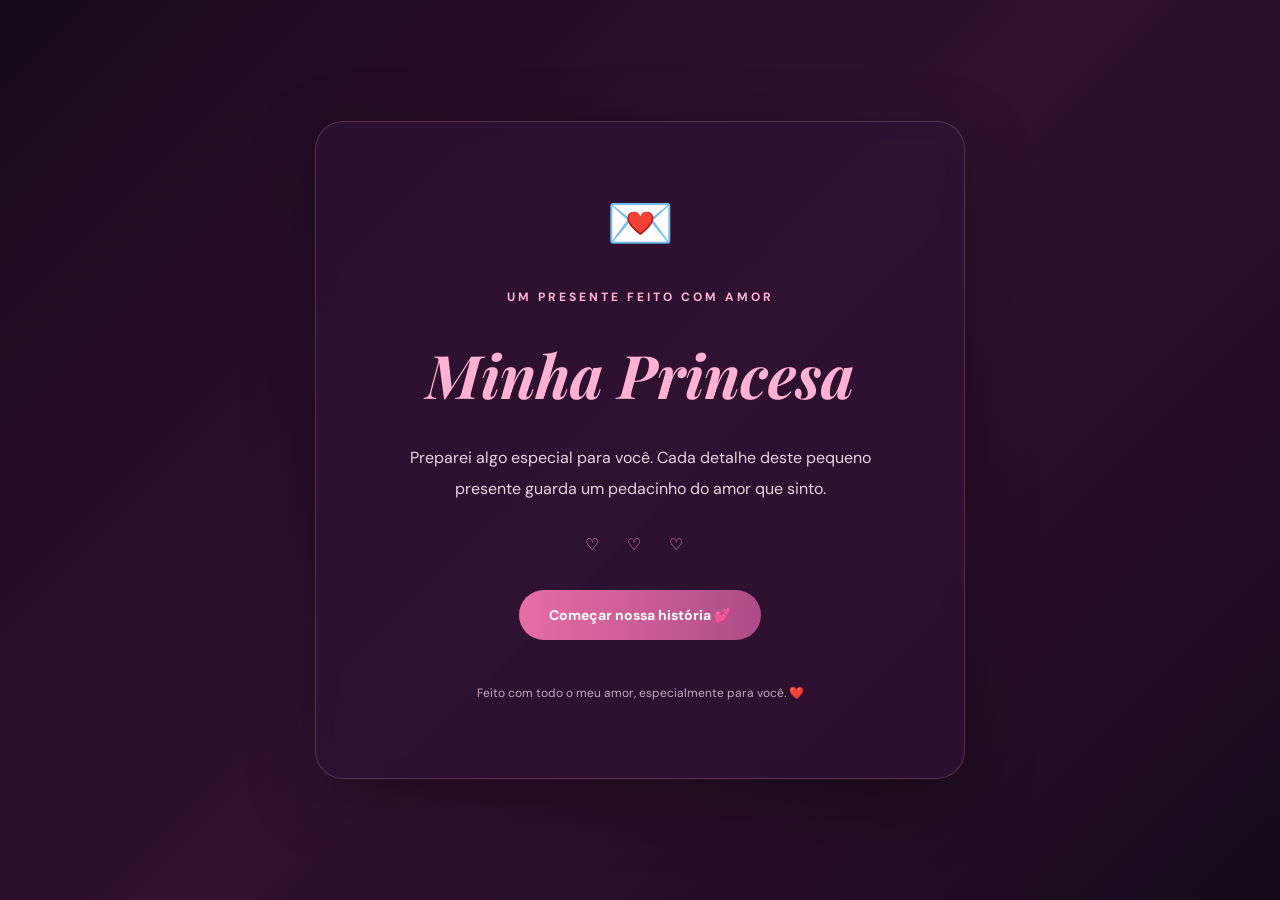
<file: index.html>
﻿<!DOCTYPE html>
<html lang="pt-BR">
<head>
<meta charset="UTF-8">
<meta name="viewport" content="width=device-width, initial-scale=1.0">
<title>Minha Princesa ❤️</title>

<style>
html, body {
  margin: 0;
  width: 100%;
  height: 100%;
  overflow: hidden;
  background: #18091c;
}

iframe {
  display: block;
  width: 100%;
  height: 100%;
  border: 0;
}
</style>
</head>

<body>

<iframe
  src="site.html"
  title="Nossa historia de amor"
  allow="autoplay">
</iframe>

</body>
</html>
</file>
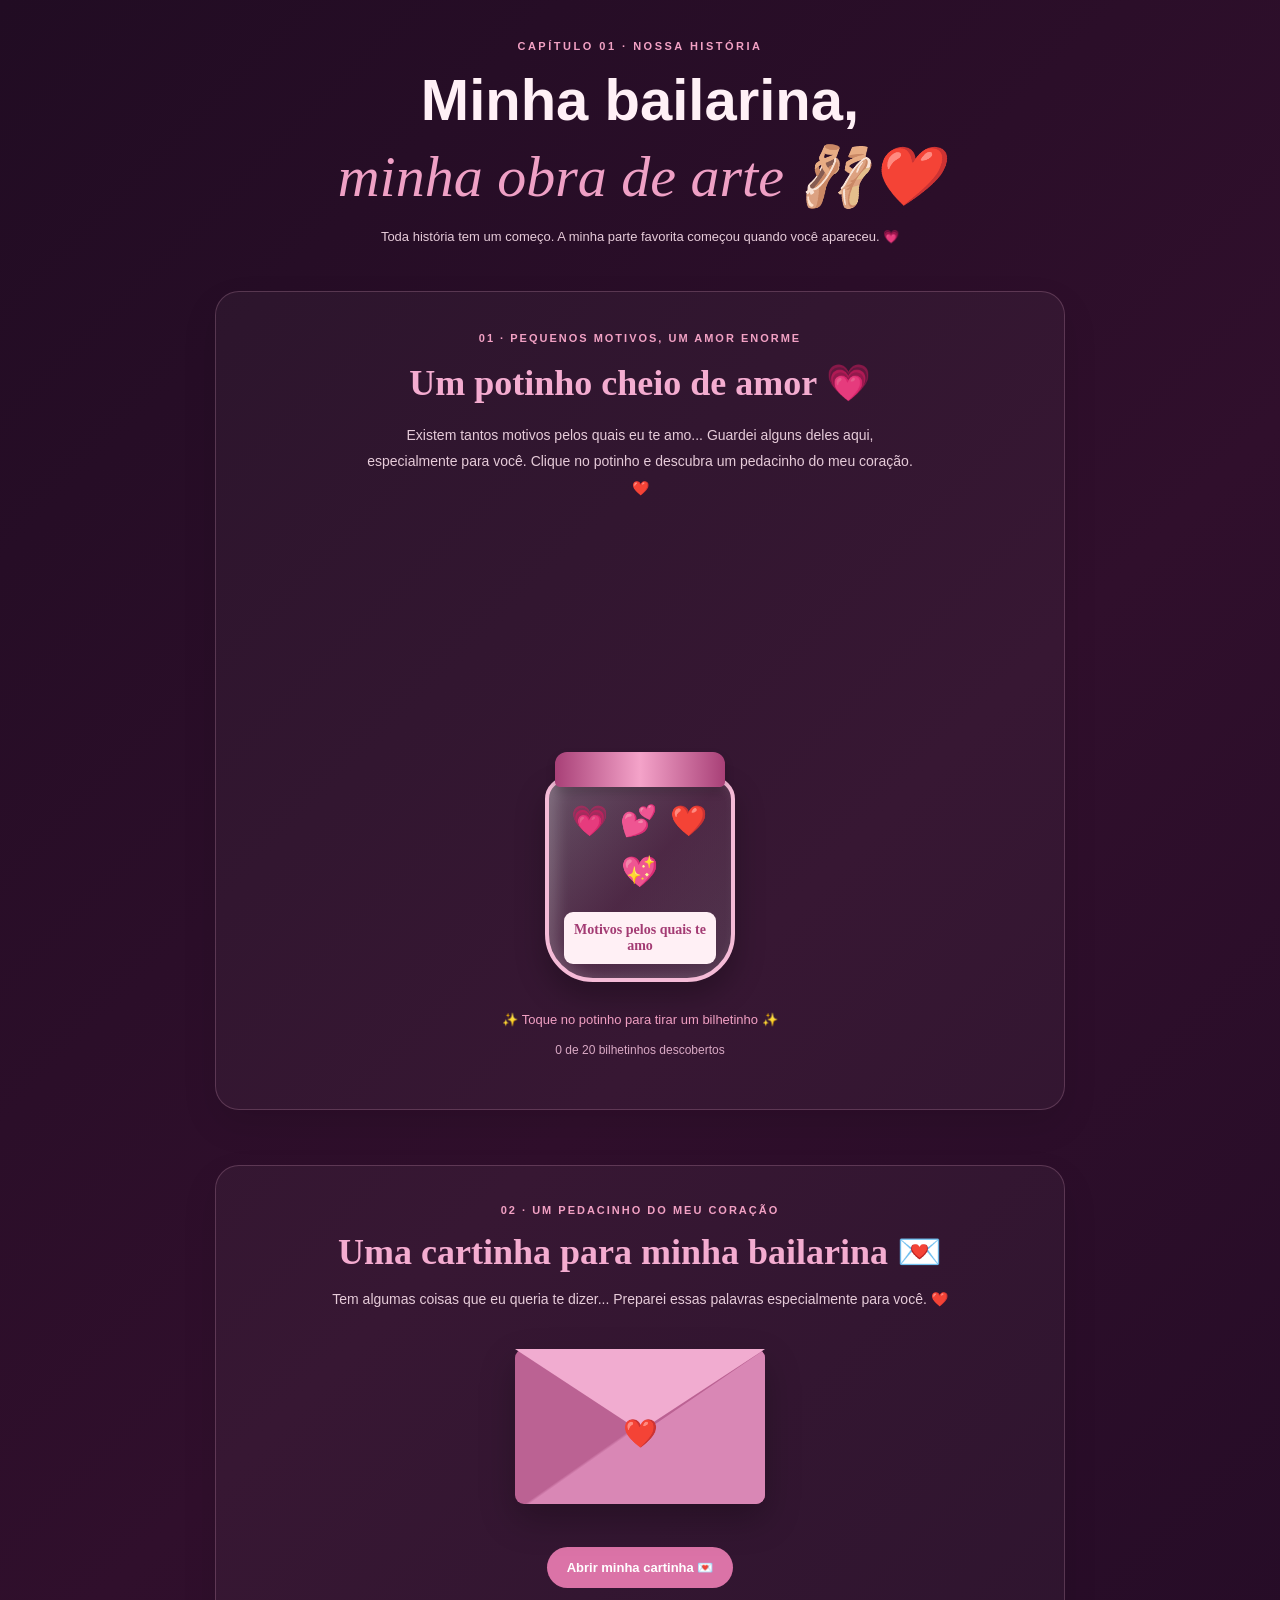
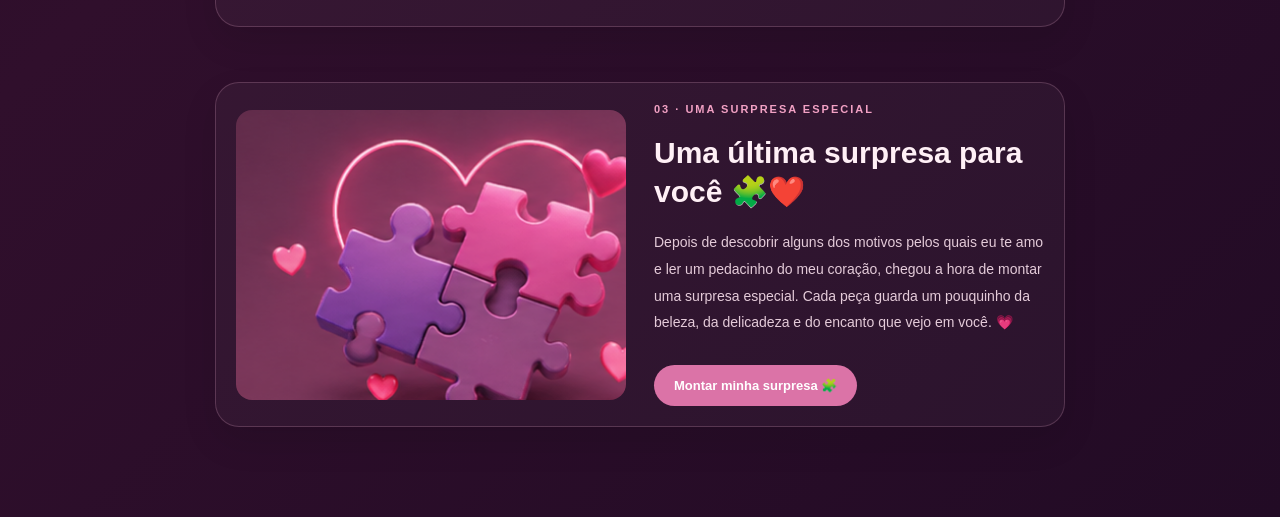
<file: historia.html>
﻿
<!DOCTYPE html>
<html lang="pt-BR">
<head>
  <meta charset="UTF-8">
  <meta name="viewport" content="width=device-width, initial-scale=1.0">

  <title>Minha Bailarina ❤️</title>

  <link rel="stylesheet" href="historia.css">
  <script src="navegacao.js" defer></script>

  <style>
    * {
      box-sizing: border-box;
    }

    html {
      scroll-behavior: smooth;
    }

    body {
      margin: 0;
      min-height: 100vh;
      overflow-x: hidden;
      background: linear-gradient(
        135deg,
        #210c23,
        #300f2c,
        #220b25
      );
      color: #fff0f6;
      font-family: Arial, Helvetica, sans-serif;
    }

    button, a {
      -webkit-tap-highlight-color: transparent;
    }

    button:focus-visible,
    a:focus-visible {
      outline: 3px solid #ffd0e7;
      outline-offset: 4px;
    }

    .container {
      width: min(100% - 32px, 850px);
      margin: 0 auto;
      padding: 40px 0 90px;
      position: relative;
      z-index: 1;
    }

    /* CABEÇALHO */

    .cabecalho {
      text-align: center;
      margin-bottom: 42px;
    }

    .capitulo {
      color: #f2a1c4;
      font-size: 11px;
      font-weight: bold;
      letter-spacing: 2.5px;
    }

    .cabecalho h1 {
      margin: 15px 0;
      font-size: clamp(38px, 6vw, 58px);
      line-height: 1.15;
    }

    .cabecalho h1 span {
      display: block;
      margin-top: 10px;
      color: #efa0c5;
      font-family: Georgia, serif;
      font-style: italic;
      font-weight: normal;
    }

    .introducao {
      color: #e6cbd9;
      font-size: 13px;
      line-height: 1.8;
    }

    /* SEÇÕES */

    .etapa {
      color: #f2a1c4;
      font-size: 11px;
      font-weight: bold;
      letter-spacing: 2px;
      text-transform: uppercase;
    }

    .cartao,
    .secao-potinho,
    .secao-carta {
      border: 1px solid rgba(255, 190, 220, .2);
      border-radius: 24px;
      background: rgba(255, 255, 255, .035);
      box-shadow: 0 15px 35px rgba(0, 0, 0, .1);
    }

    /* BOTÕES */

    .botao-jogo,
    .botao-carta {
      display: inline-block;
      margin-top: 15px;
      padding: 13px 20px;
      border: none;
      border-radius: 30px;
      background: #db73a7;
      color: white;
      font-family: inherit;
      font-size: 13px;
      font-weight: bold;
      text-decoration: none;
      cursor: pointer;
      transition: background .3s, transform .3s;
    }

    .botao-jogo:hover,
    .botao-carta:hover {
      background: #ee8ebc;
      transform: translateY(-2px);
    }

    /* POTINHO DO AMOR */

    .secao-potinho {
      padding: 40px 20px;
      text-align: center;
    }

    .secao-potinho h2 {
      font-family: Georgia, serif;
      font-size: clamp(26px, 4vw, 36px);
      color: #f4acd0;
      margin: 18px 0;
    }

    .descricao-potinho {
      max-width: 550px;
      margin: 0 auto;
      color: #e6cbd9;
      font-size: 14px;
      line-height: 1.9;
    }

    .area-potinho {
      position: relative;
      width: 100%;
      height: 480px;
      margin: 15px auto 0;
      display: flex;
      justify-content: center;
      align-items: flex-end;
      isolation: isolate;
    }

    .potinho {
      position: relative;
      display: block;
      width: 220px;
      height: 230px;
      margin: 0 0 15px;
      padding: 0;
      border: 0;
      background: transparent;
      cursor: pointer;
      z-index: 2;
      transform-origin: center bottom;
      transition: transform .3s ease;
    }

    .potinho:hover {
      transform: rotate(-3deg) scale(1.04);
    }

    .potinho.animando {
      animation: balancarPote .65s ease;
    }

    .tampa-potinho {
      position: absolute;
      top: 0;
      left: 25px;
      width: 170px;
      height: 35px;
      border-radius: 12px 12px 5px 5px;
      background: linear-gradient(
        90deg,
        #a84077,
        #f4a3c9,
        #a84077
      );
      box-shadow: 0 5px 10px #0003;
      z-index: 5;
      transform-origin: 20px center;
      transition: transform .5s ease;
    }

    .potinho.aberto .tampa-potinho {
      transform: translate(-24px, -38px) rotate(-18deg);
    }

    .vidro-potinho {
      position: absolute;
      left: 15px;
      bottom: 0;
      width: 190px;
      height: 205px;
      display: flex;
      flex-direction: column;
      justify-content: center;
      align-items: center;
      padding: 15px;
      border: 4px solid #f5bbd7;
      border-radius: 22px 22px 48px 48px;
      background: linear-gradient(
        130deg,
        #ffffff40,
        #f5a4cb20,
        #ffffff20
      );
      box-shadow:
        inset 8px 0 15px #ffffff30,
        0 15px 30px #0004;
    }

    .coracoes-potinho {
      font-size: 30px;
      line-height: 1.7;
      letter-spacing: 2px;
    }

    .rotulo-potinho {
      margin-top: 15px;
      padding: 10px;
      border-radius: 9px;
      background: #fff0f5;
      color: #a33b73;
      font-family: Georgia, serif;
      font-size: 14px;
      font-weight: bold;
    }

    @keyframes balancarPote {
      0%, 100% { transform: rotate(0); }
      25% { transform: rotate(-5deg); }
      50% { transform: rotate(5deg); }
      75% { transform: rotate(-3deg); }
    }

    /* BILHETE QUE SAI E ABRE ACIMA DO POTE */

    .bilhete-flutuante {
      position: absolute;
      left: 50%;
      bottom: 150px;
      width: min(90%, 370px);
      min-height: 145px;
      padding: 25px 22px;
      border: 1px solid #e8b5ca;
      border-radius: 10px;
      background:
        repeating-linear-gradient(
          to bottom,
          transparent 0,
          transparent 30px,
          #e7cbd830 31px
        ),
        #fff0f5;
      color: #913b69;
      font-family: Georgia, serif;
      font-size: 17px;
      line-height: 1.6;
      box-shadow: 0 15px 40px #0004;
      opacity: 0;
      visibility: hidden;
      z-index: 4;
      pointer-events: none;
      transform:
        translate(-50%, 0)
        scale(.12, .15)
        rotate(-8deg);
      transform-origin: center bottom;
    }

    .bilhete-flutuante::before {
      content: "💌";
      position: absolute;
      top: -17px;
      left: 50%;
      transform: translateX(-50%);
      font-size: 25px;
    }

    .bilhete-flutuante.saindo {
      visibility: visible;
      animation: sairEAbrir 1.5s ease forwards;
    }

    .bilhete-flutuante.aberto {
      visibility: visible;
      opacity: 1;
      transform:
        translate(-50%, -185px)
        scale(1)
        rotate(-2deg);
    }

    .bilhete-flutuante.guardando {
      visibility: visible;
      animation: guardarBilhete .65s ease forwards;
    }

    .texto-bilhete {
      display: block;
      opacity: 0;
      transition: opacity .35s ease;
    }

    .bilhete-flutuante.aberto .texto-bilhete {
      opacity: 1;
    }

    @keyframes sairEAbrir {
      0% {
        opacity: 0;
        transform:
          translate(-50%, 0)
          scale(.12, .15)
          rotate(-8deg);
      }

      15% {
        opacity: 1;
      }

      45% {
        opacity: 1;
        transform:
          translate(-50%, -130px)
          scale(.18, .3)
          rotate(12deg);
      }

      75% {
        opacity: 1;
        transform:
          translate(-50%, -195px)
          scale(.8, .85)
          rotate(-4deg);
      }

      100% {
        opacity: 1;
        transform:
          translate(-50%, -185px)
          scale(1)
          rotate(-2deg);
      }
    }

    @keyframes guardarBilhete {
      from {
        opacity: 1;
        transform:
          translate(-50%, -185px)
          scale(1)
          rotate(-2deg);
      }

      65% {
        opacity: 1;
        transform:
          translate(-50%, -100px)
          scale(.18, .3)
          rotate(8deg);
      }

      to {
        opacity: 0;
        transform:
          translate(-50%, 0)
          scale(.12, .15)
          rotate(0);
      }
    }

    .instrucao-potinho {
      color: #f2a1c4;
      font-size: 13px;
      margin: 15px 0 0;
    }

    .contador-bilhetes {
      color: #d9a9c4;
      font-size: 12px;
      margin-top: 16px;
    }

    /* CARTINHA SURPRESA */

    .secao-carta {
      margin-top: 55px;
      padding: 38px 20px;
      text-align: center;
    }

    .secao-carta h2 {
      font-family: Georgia, serif;
      font-size: clamp(25px, 4vw, 36px);
      color: #f4acd0;
      margin: 15px 0;
    }

    .secao-carta .descricao {
      color: #e6cbd9;
      font-size: 14px;
      line-height: 1.7;
    }

    /* ENVELOPE */

    .envelope {
      position: relative;
      display: block;
      width: 250px;
      height: 155px;
      margin: 38px auto 28px;
      padding: 0;
      border: 0;
      background: #bb6293;
      border-radius: 9px;
      box-shadow: 0 15px 35px rgba(0, 0, 0, .25);
      cursor: pointer;
      transition: transform .4s ease;
    }

    .envelope:hover {
      transform: translateY(-7px);
    }

    .envelope::before {
      content: "";
      position: absolute;
      left: 0;
      top: 0;
      width: 0;
      height: 0;
      border-left: 125px solid transparent;
      border-right: 125px solid transparent;
      border-top: 82px solid #f1acd0;
      z-index: 2;
      transform-origin: top;
      transition: transform .7s ease;
    }

    .envelope::after {
      content: "";
      position: absolute;
      inset: 0;
      background: linear-gradient(
        145deg,
        transparent 49%,
        #d987b5 50%
      );
      clip-path: polygon(
        0 0,
        50% 55%,
        100% 0,
        100% 100%,
        0 100%
      );
      border-radius: 9px;
      z-index: 1;
    }

    .selo {
      position: absolute;
      top: 68px;
      left: 50%;
      transform: translateX(-50%);
      z-index: 3;
      font-size: 28px;
    }

    .envelope.aberto::before {
      transform: rotateX(180deg);
    }

    /* CONTEÚDO DA CARTA */

    .carta {
      display: none;
      max-width: 650px;
      margin: 30px auto 0;
      padding: 30px;
      border-radius: 18px;
      background: #fff1f6;
      color: #57283e;
      text-align: left;
      box-shadow: 0 20px 50px rgba(0, 0, 0, .2);
      animation: aparecer .8s ease both;
    }

    .carta.visivel {
      display: block;
    }

    .carta h3 {
      font-family: Georgia, serif;
      color: #a93f77;
      font-size: 27px;
      text-align: center;
      margin: 0 0 25px;
    }

    .carta p {
      font-family: Georgia, serif;
      font-size: 16px;
      line-height: 1.9;
      margin-bottom: 18px;
    }

    .assinatura {
      text-align: center;
      color: #a93f77;
      font-weight: bold;
      font-size: 18px;
      margin-top: 28px;
    }

    .fechar-carta {
      display: block;
      margin: 25px auto 0;
      padding: 11px 22px;
      background: #b95e91;
      border: none;
      border-radius: 25px;
      color: white;
      cursor: pointer;
    }

    .fechar-carta:hover {
      background: #d277a6;
    }

    @keyframes aparecer {
      from {
        opacity: 0;
        transform: translateY(25px) scale(.97);
      }

      to {
        opacity: 1;
        transform: translateY(0) scale(1);
      }
    }

    /* QUEBRA-CABEÇA FINAL */

    .cartao {
      display: grid;
      grid-template-columns: 1fr 1fr;
      align-items: center;
      gap: 28px;
      margin-top: 55px;
      padding: 20px;
    }

    .imagem-jogo {
      display: block;
      overflow: hidden;
      border-radius: 16px;
      background: linear-gradient(
        135deg,
        #783456,
        #b45485
      );
      text-decoration: none;
      transition: transform .3s ease;
    }

    .imagem-jogo:hover {
      transform: translateY(-5px);
    }

    .imagem-jogo img {
      display: block;
      width: 100%;
      height: 290px;
      object-fit: cover;
    }

    .conteudo h2 {
      margin: 18px 0;
      font-size: clamp(23px, 3vw, 30px);
      line-height: 1.3;
    }

    .conteudo p {
      color: #e4cbd9;
      font-size: 14px;
      line-height: 1.9;
    }

    /* RESPONSIVIDADE */

    @media (max-width: 650px) {
      .container {
        padding-top: 30px;
      }

      .cartao {
        grid-template-columns: 1fr;
      }

      .imagem-jogo img {
        height: auto;
        aspect-ratio: 1.15;
      }

      .conteudo {
        padding: 10px 5px;
      }

      .secao-potinho,
      .secao-carta {
        padding: 30px 15px;
      }

      .area-potinho {
        height: 440px;
      }

      .bilhete-flutuante {
        width: min(94%, 330px);
        padding: 22px 16px;
        font-size: 15px;
      }

      .carta {
        padding: 23px 20px;
      }

      .carta p {
        font-size: 15px;
      }
    }

    @media (prefers-reduced-motion: reduce) {
      html {
        scroll-behavior: auto;
      }

      *,
      *::before,
      *::after {
        animation-duration: .01ms !important;
        transition-duration: .01ms !important;
      }
    }
  </style>
</head>

<body>

  <main class="container">

    <!-- TÍTULO PRINCIPAL -->

    <header class="cabecalho">

      <div class="capitulo">
        CAPÍTULO 01 · NOSSA HISTÓRIA
      </div>

      <h1>
        Minha bailarina,
        <span>minha obra de arte 🩰❤️</span>
      </h1>

      <p class="introducao">
        Toda história tem um começo.
        A minha parte favorita começou
        quando você apareceu. 💗
      </p>

    </header>

    <!-- 01: POTINHO DOS MOTIVOS -->

    <section class="secao-potinho">

      <div class="etapa">
        01 · PEQUENOS MOTIVOS, UM AMOR ENORME
      </div>

      <h2>Um potinho cheio de amor 💗</h2>

      <p class="descricao-potinho">
        Existem tantos motivos pelos quais eu te amo...
        Guardei alguns deles aqui, especialmente
        para você. Clique no potinho e descubra
        um pedacinho do meu coração. ❤️
      </p>

      <div class="area-potinho">

        <!-- O PAPEL ABRE ACIMA DO POTE -->

        <div
          class="bilhete-flutuante"
          id="bilheteFlutuante"
          role="status"
          aria-live="polite"
        >
          <span class="texto-bilhete" id="textoBilhete"></span>
        </div>

        <!-- POTINHO CLICÁVEL -->

        <button
          class="potinho"
          id="potinho"
          type="button"
          aria-label="Retirar um bilhetinho de amor"
        >
          <span class="tampa-potinho"></span>

          <span class="vidro-potinho">

            <span class="coracoes-potinho">
              💗 💕 ❤️ 💖
            </span>

            <span class="rotulo-potinho">
              Motivos pelos quais te amo
            </span>

          </span>
        </button>

      </div>

      <p class="instrucao-potinho">
        ✨ Toque no potinho para tirar um bilhetinho ✨
      </p>

      <p class="contador-bilhetes" id="contadorBilhetes">
        0 de 20 bilhetinhos descobertos
      </p>

    </section>

    <!-- 02: CARTINHA SURPRESA -->

    <section class="secao-carta">

      <div class="etapa">
        02 · UM PEDACINHO DO MEU CORAÇÃO
      </div>

      <h2>Uma cartinha para minha bailarina 💌</h2>

      <p class="descricao">
        Tem algumas coisas que eu queria te dizer...
        Preparei essas palavras especialmente
        para você. ❤️
      </p>

      <button
        type="button"
        class="envelope"
        id="envelope"
        aria-label="Abrir cartinha"
        aria-controls="carta"
        aria-expanded="false"
      >
        <span class="selo">❤️</span>
      </button>

      <button
        type="button"
        class="botao-carta"
        id="botaoAbrir"
      >
        Abrir minha cartinha 💌
      </button>

      <article class="carta" id="carta">

        <h3>Minha Princesa ❤️</h3>

        <p>
          Pode ser que eu nunca consiga explicar
          toda a beleza e o amor que vejo em você.
          Mas, quando vejo você dançando, fazendo
          o que ama, fico muito feliz.
          Seus olhinhos ficam brilhando quando
          você está dançando, e isso é algo
          que admiro muito em você.
        </p>

        <p>
          Às vezes, você pensa em desistir,
          mas eu sempre vou ficar no seu pé
          para que continue, porque sei
          o quanto você ama tudo isso
          e sei que faz tudo por amor.
        </p>

        <p>
          Então, não desista disso nunca,
          meu amor. Continue dançando,
          realizando seus sonhos e fazendo
          aquilo que faz seus olhinhos brilharem.
        </p>

        <div class="assinatura">
          Eu te amo muito, minha bailarina! ❤️🩰
        </div>

        <button
          type="button"
          class="fechar-carta"
          id="fecharCarta"
        >
          Fechar cartinha ❤️
        </button>

      </article>

    </section>

    <!-- 03: QUEBRA-CABEÇA FINAL -->

    <section class="cartao">

      <a
        href="jogo.html"
        class="imagem-jogo"
        aria-label="Abrir quebra-cabeça"
      >
        <img
          src="imagens/ilustracao-quebra-cabeca.png"
          alt="Quebra-cabeça romântico"
        >
      </a>

      <div class="conteudo">

        <div class="etapa">
          03 · UMA SURPRESA ESPECIAL
        </div>

        <h2>Uma última surpresa para você 🧩❤️</h2>

        <p>
          Depois de descobrir alguns dos motivos
          pelos quais eu te amo e ler um pedacinho
          do meu coração, chegou a hora de
          montar uma surpresa especial.
          Cada peça guarda um pouquinho da beleza,
          da delicadeza e do encanto que vejo
          em você. 💗
        </p>

        <a href="jogo.html" class="botao-jogo">
          Montar minha surpresa 🧩
        </a>

      </div>

    </section>

  </main>

  <script>
    /* CARTINHA SURPRESA */

    const carta = document.getElementById("carta");
    const envelope = document.getElementById("envelope");
    const botaoAbrir = document.getElementById("botaoAbrir");
    const fecharCartaBotao =
      document.getElementById("fecharCarta");

    let tempoAbertura;
    let cartaAbrindo = false;

    function abrirCarta() {
      if (
        carta.classList.contains("visivel") ||
        cartaAbrindo
      ) {
        return;
      }

      cartaAbrindo = true;
      envelope.classList.add("aberto");
      envelope.setAttribute("aria-expanded", "true");

      clearTimeout(tempoAbertura);

      tempoAbertura = setTimeout(() => {
        carta.classList.add("visivel");
        botaoAbrir.style.display = "none";
        cartaAbrindo = false;

        carta.scrollIntoView({
          behavior: "smooth",
          block: "start"
        });
      }, 500);
    }

    function fecharCarta() {
      clearTimeout(tempoAbertura);
      cartaAbrindo = false;

      carta.classList.remove("visivel");
      envelope.classList.remove("aberto");
      envelope.setAttribute("aria-expanded", "false");

      botaoAbrir.style.display = "inline-block";
    }

    envelope.addEventListener("click", abrirCarta);
    botaoAbrir.addEventListener("click", abrirCarta);
    fecharCartaBotao.addEventListener("click", fecharCarta);

    /* POTINHO DOS MOTIVOS */

    const motivos = [
      "Porque o seu sorriso deixa meus dias mais bonitos. ❤️",
      "Porque seus olhinhos brilhando são uma das coisas mais lindas que já vi. 💗",
      "Porque amo ver você fazendo aquilo que ama. 🩰",
      "Porque você transforma momentos simples em lembranças especiais. 💕",
      "Porque sua felicidade também é a minha felicidade. ❤️",
      "Porque admiro sua dedicação e sua força. 🌷",
      "Porque até nos dias difíceis você continua sendo especial para mim. 💖",
      "Porque amo seu jeitinho de ser. 💗",
      "Porque você me faz sorrir sem nem perceber. 🥹",
      "Porque sou seu maior fã, dentro e fora dos palcos. 🩰",
      "Porque quero estar ao seu lado em cada conquista. ❤️",
      "Porque seu abraço é um dos meus lugares favoritos. 💕",
      "Porque admiro a forma como você corre atrás dos seus sonhos. ✨",
      "Porque você é minha pessoa favorita. 💗",
      "Porque amo ouvir você falando sobre o que te faz feliz. 🌸",
      "Porque você merece todo o amor e carinho do mundo. ❤️",
      "Porque quero aplaudir cada uma das suas vitórias. 🩰",
      "Porque cada momento com você tem um significado especial. 💖",
      "Porque você faz meu coração ficar quentinho. 💕",
      "Porque, entre tantas pessoas no mundo, meu coração escolheu você. ❤️"
    ];

    const potinho = document.getElementById("potinho");
    const bilhete = document.getElementById("bilheteFlutuante");
    const textoBilhete = document.getElementById("textoBilhete");
    const contador = document.getElementById("contadorBilhetes");

    const movimentoReduzido = window.matchMedia(
      "(prefers-reduced-motion: reduce)"
    );

    let motivosRestantes = motivos.map((_, i) => i);
    let motivosDescobertos = 0;
    let animacaoEmAndamento = false;
    let bilheteAberto = false;

    const esperar = ms => new Promise(
      resolve => setTimeout(resolve, ms)
    );

    function atualizarContador() {
      contador.textContent =
        motivosDescobertos + " de " +
        motivos.length + " bilhetinhos descobertos";

      if (motivosRestantes.length === 0) {
        contador.textContent =
          "Você descobriu todos os bilhetinhos! ❤️ " +
          "Toque novamente no potinho para recomeçar.";
      }
    }

    async function sortearMotivo() {
      if (animacaoEmAndamento) return;

      animacaoEmAndamento = true;
      potinho.disabled = true;

      const reduzido = movimentoReduzido.matches;

      // Guarda o bilhete anterior dentro do pote.
      if (bilheteAberto) {
        bilhete.classList.remove("aberto");
        bilhete.classList.add("guardando");

        if (!reduzido) {
          await esperar(650);
        }

        bilhete.classList.remove("guardando");
        bilheteAberto = false;
      }

      if (motivosRestantes.length === 0) {
        motivosRestantes = motivos.map((_, i) => i);
        motivosDescobertos = 0;
      }

      const sorteado = Math.floor(
        Math.random() * motivosRestantes.length
      );

      const indice = motivosRestantes.splice(
        sorteado, 1
      )[0];

      motivosDescobertos++;

      textoBilhete.textContent = "❤️ " + motivos[indice];

      // Abre a tampa do potinho.
      potinho.classList.add("aberto", "animando");

      if (!reduzido) {
        await esperar(350);
      }

      // O papel sai do pote e abre acima da tampa.
      bilhete.classList.remove("saindo", "aberto");
      void bilhete.offsetWidth;
      bilhete.classList.add("saindo");

      if (!reduzido) {
        await esperar(1500);
      }

      bilhete.classList.remove("saindo");
      bilhete.classList.add("aberto");

      bilheteAberto = true;
      atualizarContador();

      potinho.classList.remove("aberto", "animando");

      animacaoEmAndamento = false;
      potinho.disabled = false;
    }

    potinho.addEventListener("click", sortearMotivo);
  </script>

</body>
</html>
</file>
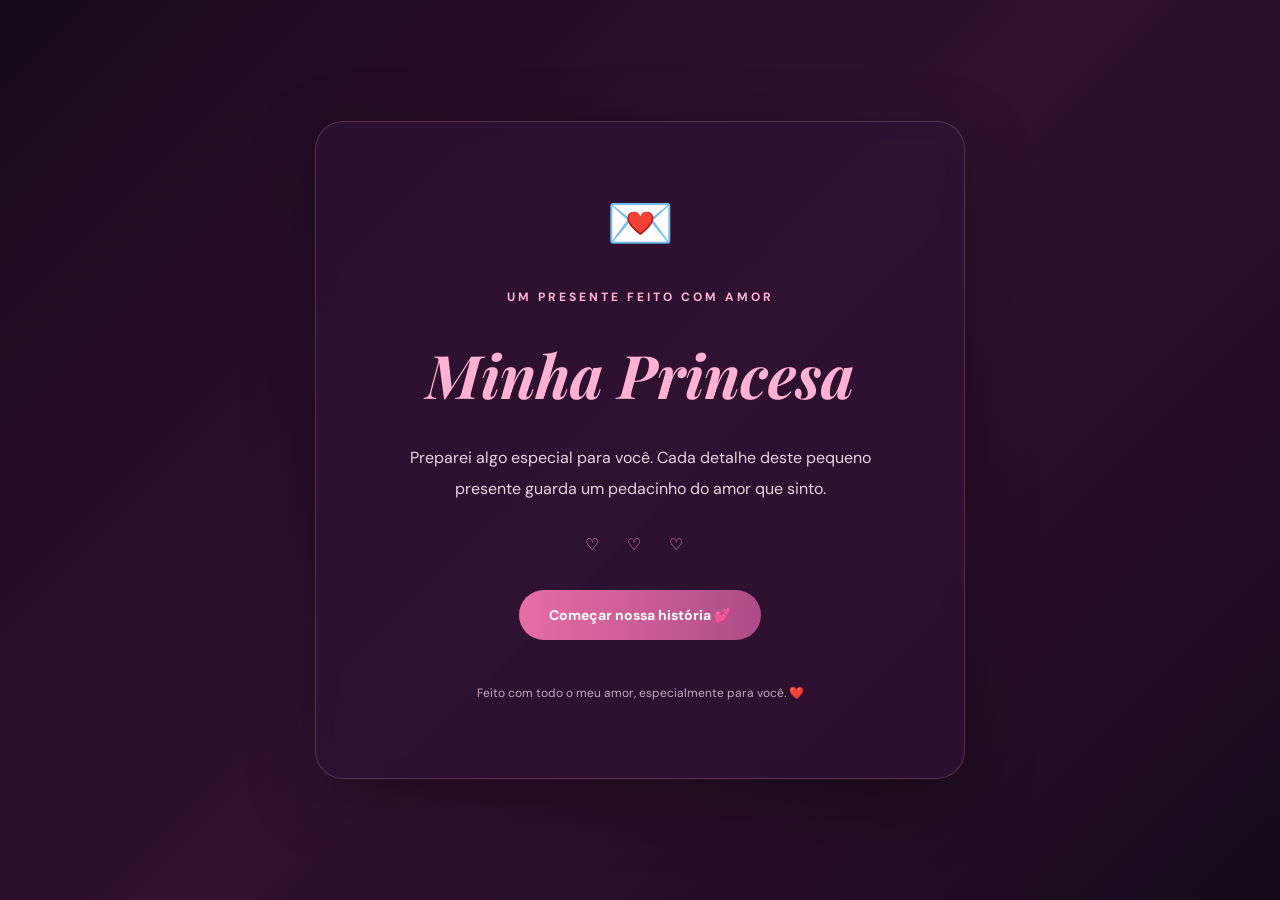
<file: inicio.html>
<!DOCTYPE html>
<html lang="pt-BR">
<head>
  <meta charset="UTF-8">
  <meta name="viewport" content="width=device-width, initial-scale=1.0">

  <title>Minha Princesa ❤️</title>

  <link rel="stylesheet" href="style.css">
  <script src="script.js" defer></script>
<script src="navegacao.js"></script></head>

<body>

  <div id="coracoes" aria-hidden="true"></div>

  <main class="pagina">
    <section class="cartao">

      <div class="icone-amor">💌</div>

      <p class="etiqueta">
        UM PRESENTE FEITO COM AMOR
      </p>

      <h1 class="titulo-principal">
        Minha Princesa
      </h1>

      <p class="descricao">
        Preparei algo especial para você.
        Cada detalhe deste pequeno presente
        guarda um pedacinho do amor que sinto.
      </p>

      <div class="divisor">♡ ♡ ♡</div>

      <a href="historia.html" class="botao">
        Começar nossa história 💕
      </a>

      <p class="rodape">
        Feito com todo o meu amor,
        especialmente para você. ❤️
      </p>

    </section>
  </main>

  <!-- Música de fundo, sem controles visíveis -->
  <audio
    id="musica-romantica"
    autoplay
    loop
    preload="auto">
    <source src="musicas/musica-nova.mp3" type="audio/mpeg">
  </audio>

</body>
</html>
</file>
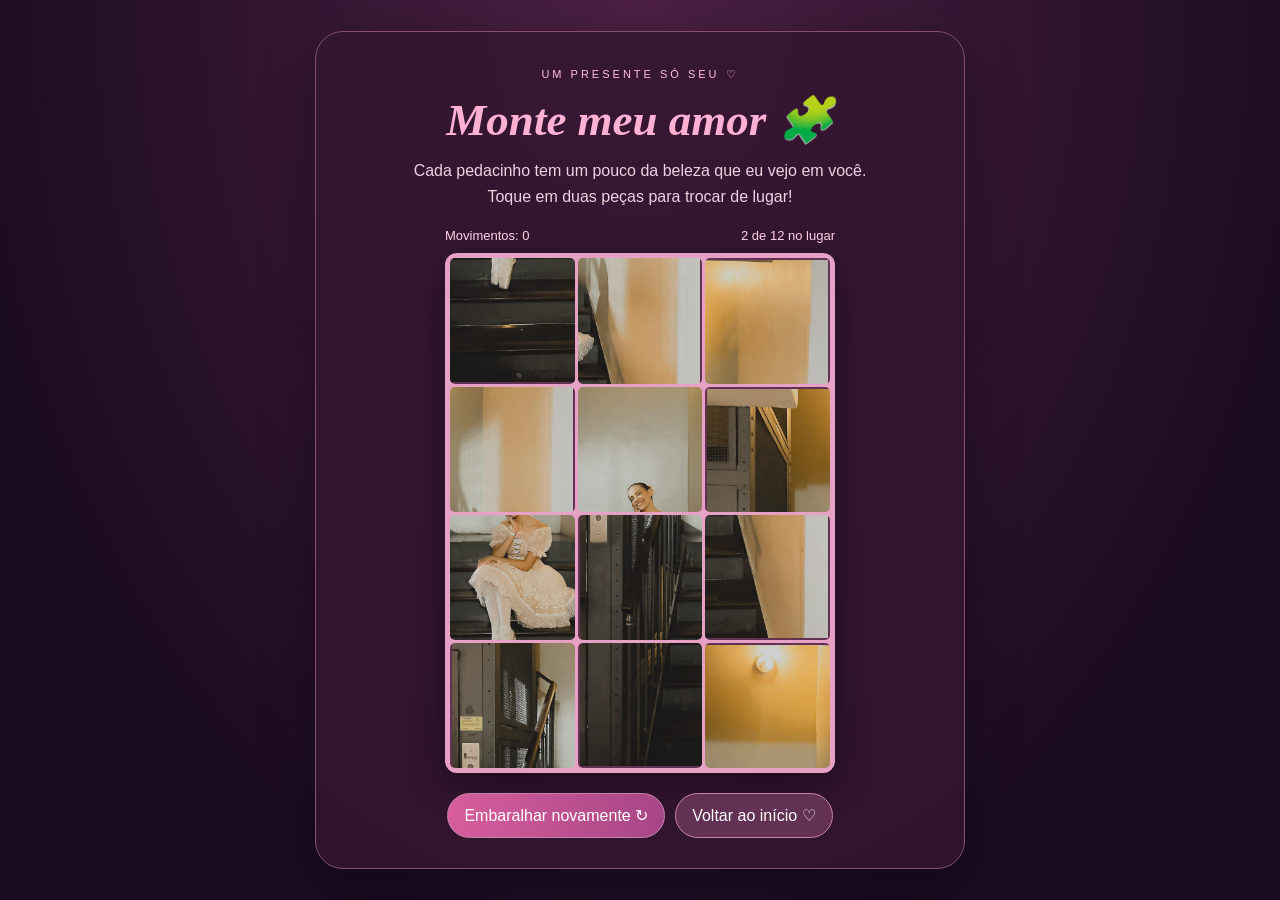
<file: jogo.html>
﻿<!doctype html>
<html lang="pt-BR"><head><meta charset="utf-8"><meta name="viewport" content="width=device-width,initial-scale=1"><title>Um pedacinho de nós ❤️</title><link rel="stylesheet" href="jogo.css"><script defer src="jogo.js"></script><script src="navegacao.js"></script></head>
<body><div id="hearts" aria-hidden="true"></div><main class="card"><p class="eyebrow">UM PRESENTE SÓ SEU ♡</p><h1>Monte meu amor 🧩</h1><p class="intro">Cada pedacinho tem um pouco da beleza que eu vejo em você. Toque em duas peças para trocar de lugar!</p><div class="info"><span id="moves">Movimentos: 0</span><span id="progress">0 de 12 no lugar</span></div><div id="board" class="board" role="group" aria-label="Quebra-cabeça de doze peças"></div><div class="actions"><button id="restart">Embaralhar novamente ↻</button><a href="index.html">Voltar ao início ♡</a></div><section id="win" class="win" hidden><div class="bigheart">❤️</div><h2>Você conseguiu, meu amor!</h2><img src="imagens/quebra-cabeca.png" alt="Foto completa" class="finished"><p>Você completou esse quebra-cabeça, mas foi você quem completou minha vida. Eu te amo! ❤️</p><a href="motivos.html" class="next">Continuar nossa história 💕</a></section></main></body></html>
</file>
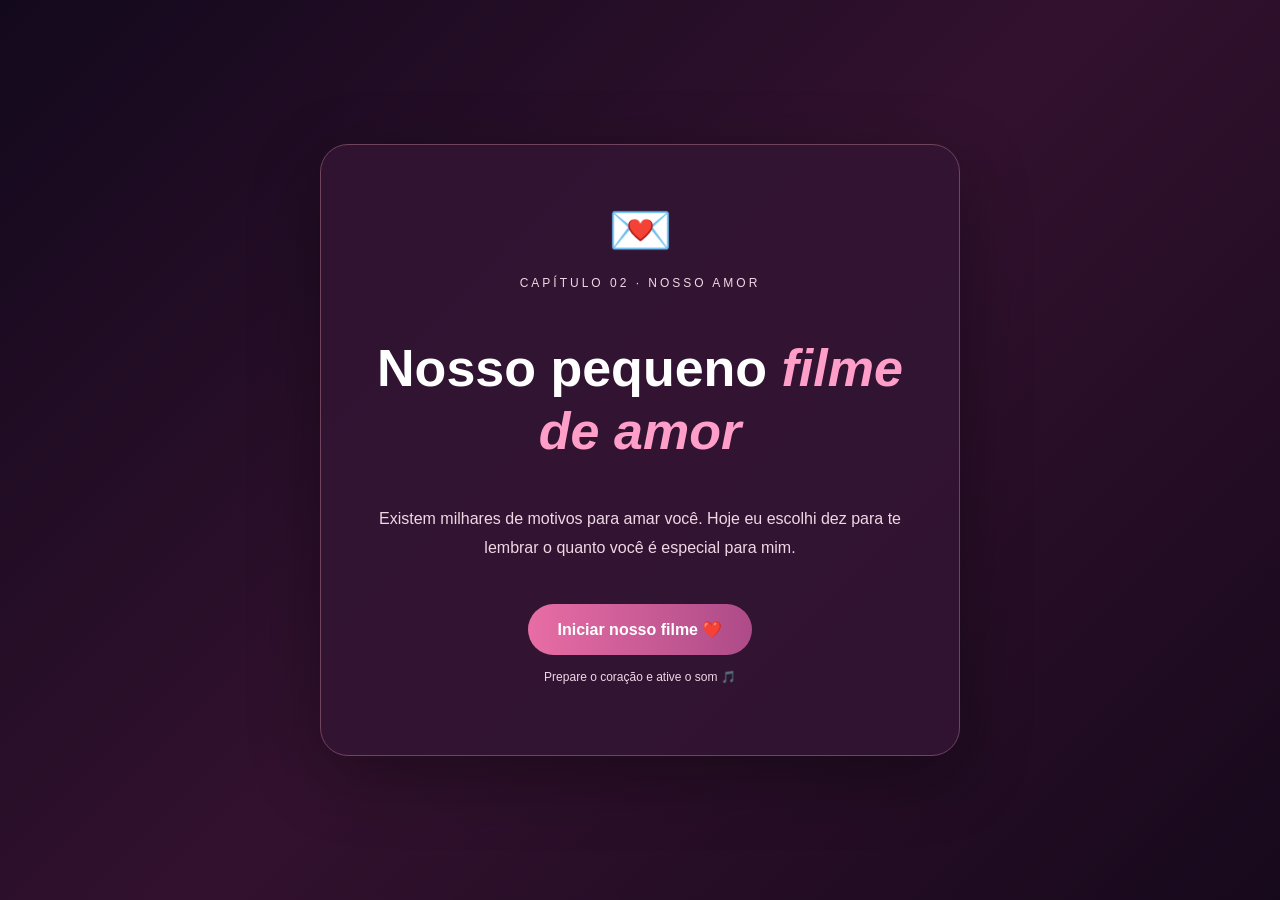
<file: motivos.html>
﻿
<!DOCTYPE html>
<html lang="pt-BR">
<head>
  <meta charset="UTF-8">
  <meta name="viewport" content="width=device-width, initial-scale=1.0">
  <title>Nosso Filme ❤️</title>

  <link rel="stylesheet" href="motivos.css">
  <script src="motivos.js" defer></script>
  <script src="navegacao.js" defer></script>

  <style>
    /* Botões finais escondidos durante os créditos */
    #creditos .controles-finais {
      display: flex;
      justify-content: center;
      align-items: center;
      flex-wrap: wrap;
      gap: 12px;

      position: fixed;
      bottom: 30px;
      left: 50%;
      transform: translate(-50%, 20px);

      z-index: 100;

      opacity: 0;
      visibility: hidden;
      pointer-events: none;

      transition:
        opacity 0.8s ease,
        transform 0.8s ease,
        visibility 0.8s ease;
    }

    /* Aparecem somente no final */
    #creditos .controles-finais.visiveis {
      opacity: 1;
      visibility: visible;
      pointer-events: auto;
      transform: translate(-50%, 0);
    }

    #creditos .controles-finais button,
    #creditos .controles-finais a {
      display: inline-flex;
      justify-content: center;
      align-items: center;

      padding: 13px 20px;
      border: 1px solid #c77bb8;
      border-radius: 40px;

      background: #512047;
      color: white;

      font-size: 15px;
      font-family: inherit;
      text-decoration: none;
      cursor: pointer;

      transition:
        background 0.3s ease,
        transform 0.3s ease;
    }

    #creditos .controles-finais button:hover,
    #creditos .controles-finais a:hover {
      background: #793467;
      transform: translateY(-3px);
    }

    @media (max-width: 600px) {
      #creditos .controles-finais {
        bottom: 20px;
        width: calc(100% - 24px);
        gap: 8px;
      }

      #creditos .controles-finais button,
      #creditos .controles-finais a {
        font-size: 13px;
        padding: 12px 14px;
      }
    }
  </style>
</head>

<body>

  <!-- ABERTURA -->
  <main id="abertura" class="abertura">
    <section class="cartao">
      <div class="icone">💌</div>

      <p class="etiqueta">
        CAPÍTULO 02 · NOSSO AMOR
      </p>

      <h1>
        Nosso pequeno <em>filme de amor</em>
      </h1>

      <p>
        Existem milhares de motivos para amar você.
        Hoje eu escolhi dez para te lembrar o quanto
        você é especial para mim.
      </p>

      <button id="iniciar" type="button">
        Iniciar nosso filme ❤️
      </button>

      <p class="dica">
        Prepare o coração e ative o som 🎵
      </p>
    </section>
  </main>

  <!-- FILME -->
  <main id="mural" class="mural escondido">

    <header class="cabecalho">
      <p class="etiqueta">
        10 MOTIVOS PARA TE AMAR
      </p>

      <h2 id="frase-motivo"></h2>
      <p id="contador">01 / 10</p>
    </header>

    <div id="fotos" class="fotos"></div>

    <div class="controles">
      <button id="pausar" type="button">
        Pausar ⏸
      </button>

      <button id="pular" type="button">
        Ver créditos →
      </button>
    </div>

  </main>

  <!-- CRÉDITOS -->
  <main id="creditos" class="creditos escondido">

    <div id="fotos-creditos" class="fotos-creditos"></div>
    <div class="sombra"></div>

    <div id="texto-creditos" class="texto-creditos">

      <p class="etiqueta">UM FILME SOBRE</p>
      <h1>Eu & Você ❤️</h1>

      <p class="etiqueta">ESTRELANDO</p>
      <h2>Nós dois</h2>

      <p class="etiqueta">NOSSA TRILHA SONORA</p>
      <h2>A Dama e o Vagabundo — Expresso Oriente</h2>

      <div class="declaracao">

        <h2>Para o amor da minha vida...</h2>

        <p>
          Se um dia alguém me perguntasse qual foi
          a melhor coisa que aconteceu na minha vida,
          eu não precisaria pensar duas vezes.
        </p>

        <p>Foi encontrar você.</p>

        <p>
          Desde que você chegou, até os momentos mais
          simples se tornaram especiais. Cada sorriso,
          cada abraço e cada lembrança ao seu lado
          são partes de uma história que eu nunca
          quero que termine.
        </p>

        <p>
          Talvez eu não consiga demonstrar todos os dias
          o tamanho do meu amor, mas quero que você saiba
          que, entre tantas possibilidades que a vida
          poderia me oferecer, eu escolheria viver
          essa história com você, mil vezes.
        </p>

        <p>
          E o mais bonito de tudo é saber que ainda
          temos tantas páginas para escrever juntos.
        </p>

        <h2 class="amor">EU TE AMO! ❤️</h2>
        <h2 class="continua">CONTINUA... ♡</h2>

      </div>
    </div>

    <!-- BOTÕES APARECEM APENAS NO FINAL -->
    <div id="botoes-finais" class="controles-finais">

      <button id="repetir" type="button">
        Assistir novamente ↻
      </button>

      <a href="index.html">
        Voltar ao início ♡
      </a>

    </div>

  </main>

  <!-- MÚSICA -->
  <audio
    id="musica"
    src="musicas/musica-nova.mp3"
    preload="auto"
    loop>
  </audio>

  <!-- AVISO DE ÁUDIO -->
  <div id="aviso-audio" class="aviso-audio escondido">

    <p id="mensagem-audio"></p>

    <button id="tentar-audio" type="button">
      Tentar tocar música 🎵
    </button>

  </div>

</body>
</html>
</file>
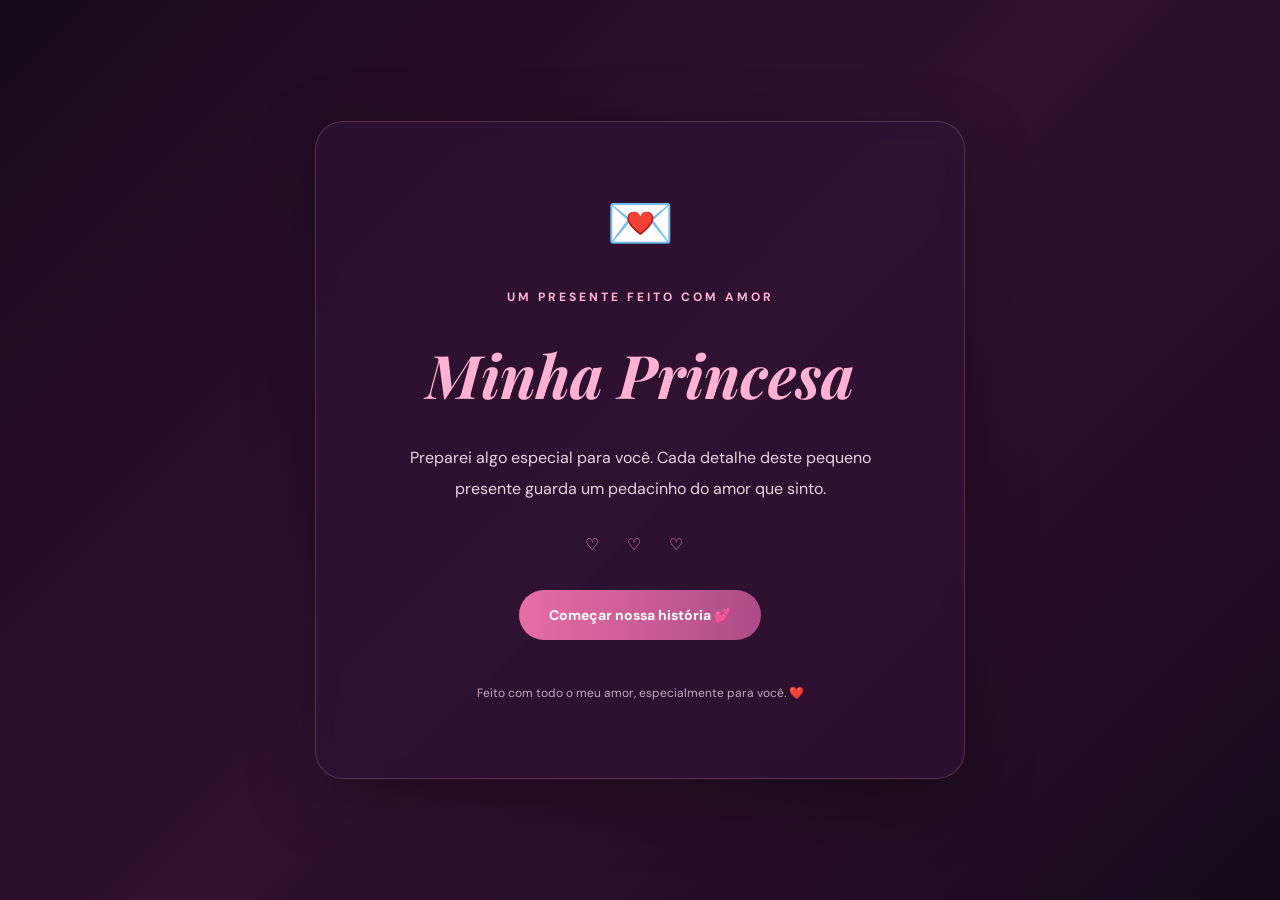
<file: site.html>
<!DOCTYPE html>
<html lang="pt-BR">
<head>
<meta charset="UTF-8">
<meta name="viewport" content="width=device-width, initial-scale=1.0">
<title>Nossa Historia ❤️</title>

<style>
html, body {
  margin: 0;
  width: 100%;
  height: 100%;
  overflow: hidden;
  background: #18091c;
}

#pagina {
  display: block;
  width: 100%;
  height: 100%;
  border: none;
}
</style>
</head>

<body>

<iframe
  id="pagina"
  src="inicio.html"
  title="Nossa historia">
</iframe>

<audio
  id="musica-global"
  src="musicas/musica-nova.mp3"
  preload="auto"
  loop>
</audio>

<script>
const pagina = document.getElementById("pagina");
const musica = document.getElementById("musica-global");

musica.volume = 0.5;

function tocarMusica() {
  if (!musica.paused) return;

  musica.play().catch(() => {
    // O navegador pode exigir um clique.
  });
}

function navegar(destino) {
  const permitidas = [
    "inicio.html",
    "historia.html",
    "jogo.html",
    "motivos.html"
  ];

  if (!permitidas.includes(destino)) return;

  tocarMusica();

  if (pagina.getAttribute("src") !== destino) {
    pagina.src = destino;
  }
}

window.navegar = navegar;

document.addEventListener("pointerdown", tocarMusica);
document.addEventListener("keydown", tocarMusica);

pagina.addEventListener("load", function () {
  try {
    const doc = pagina.contentDocument;

    if (!doc) return;

    // Desativar musica duplicada nas paginas internas.
    doc.querySelectorAll("audio").forEach(audio => {
      audio.pause();
      audio.muted = true;
      audio.removeAttribute("autoplay");
    });

    doc.addEventListener("pointerdown", tocarMusica);
    doc.addEventListener("keydown", tocarMusica);

    // Capturar links que ainda nao foram tratados.
    doc.addEventListener("click", function (evento) {
      const link = evento.target.closest("a[href]");
      if (!link) return;

      const href = link.getAttribute("href");

      try {
        const url = new URL(href, doc.baseURI);

        if (url.origin !== location.origin) return;

        let destino = url.pathname.split("/").pop();

        if (destino === "index.html") {
          destino = "inicio.html";
        }

        if ([
          "inicio.html",
          "historia.html",
          "jogo.html",
          "motivos.html"
        ].includes(destino)) {
          evento.preventDefault();
          navegar(destino);
        }
      } catch {}
    }, true);

  } catch (erro) {
    console.warn("Erro ao configurar pagina:", erro);
  }
});

tocarMusica();
</script>
</body>
</html>
</file>
<file: historia.css>
.historia-pagina {
  position: relative;
  z-index: 1;
  max-width: 1030px;
  margin: auto;
  padding: 75px 20px 60px;
}

.historia-topo {
  text-align: center;
  max-width: 680px;
  margin: 0 auto 55px;
}

.historia-topo h1 {
  font-size: clamp(36px, 6vw, 65px);
  line-height: 1.2;
  margin: 10px 0 22px;
  color: #fff4fa;
}

.historia-topo h1 em {
  display: block;
  font-family: Georgia, serif;
  font-weight: 400;
  color: #f1a3c2;
  margin-top: 12px;
}

.historia-topo > p:last-child {
  color: #e4cbd6;
  font-size: 15px;
  line-height: 1.9;
}

.linha-do-tempo {
  display: grid;
  gap: 25px;
}

.momento {
  display: grid;
  grid-template-columns: 1fr 1fr;
  gap: 32px;
  align-items: center;
  background: rgba(42, 24, 42, 0.82);
  border: 1px solid rgba(255, 209, 231, 0.19);
  border-radius: 27px;
  padding: 25px;
  box-shadow: 0 20px 60px rgba(0, 0, 0, 0.17);
  backdrop-filter: blur(12px);
}

.momento:nth-child(even) .moldura {
  order: 2;
}

.moldura {
  position: relative;
  aspect-ratio: 1.22;
  border-radius: 19px;
  background: linear-gradient(135deg, #5c304b, #b65d87);
  overflow: hidden;
  display: grid;
  place-items: center;
}

.moldura img {
  position: absolute;
  inset: 0;
  width: 100%;
  height: 100%;
  object-fit: cover;
  z-index: 2;
}

.moldura img.invisivel {
  display: none;
}

.placeholder {
  display: flex;
  align-items: center;
  justify-content: center;
  flex-direction: column;
  gap: 12px;
  color: #fff3f8;
  font-size: 52px;
}

.placeholder small {
  font-size: 13px;
}

.momento-texto {
  padding: 15px 5px;
}

.numero {
  font-size: 11px;
  letter-spacing: 2px;
  font-weight: 700;
  color: #e88aaf;
}

.momento-texto h2 {
  font-size: clamp(22px, 3vw, 29px);
  margin: 17px 0;
  color: #fff4fa;
}

.momento-texto p {
  color: #e4cbd6;
  line-height: 1.95;
  font-size: 14px;
}

.proximo {
  margin: 55px auto 22px;
  max-width: 600px;
  text-align: center;
  background: rgba(42, 24, 42, 0.82);
  border: 1px solid rgba(255, 209, 231, 0.19);
  border-radius: 27px;
  padding: 48px 30px;
}

.proximo h2 {
  font-size: 32px;
  margin: 0 0 15px;
}

.proximo > p:not(.etiqueta) {
  color: #e4cbd6;
  line-height: 1.8;
  margin-bottom: 28px;
}

.voltar {
  display: block;
  text-align: center;
  color: #e5b6ca;
  text-decoration: none;
  font-size: 13px;
  margin-top: 25px;
}

.voltar:hover {
  text-decoration: underline;
}

@media (max-width: 650px) {
  .historia-pagina {
    padding: 50px 15px;
  }

  .historia-topo {
    margin-bottom: 35px;
  }

  .momento {
    grid-template-columns: 1fr;
    gap: 15px;
    padding: 17px;
  }

  .momento:nth-child(even) .moldura {
    order: 0;
  }

  .momento-texto {
    padding: 12px 7px;
  }

  .proximo {
    padding: 35px 20px;
  }
}

/* ==========================================
   QUADRADO CLICAVEL - QUEBRA-CABECA
========================================== */

.quadrado-jogo {
    cursor: pointer !important;
    transition:
        transform 0.3s ease,
        box-shadow 0.3s ease;
}

.quadrado-jogo:hover {
    transform: scale(1.03);
    box-shadow: 0 12px 35px rgba(255, 125, 180, 0.25);
}

.quadrado-jogo:focus-visible {
    outline: 3px solid #ff9fc9;
    outline-offset: 4px;
}


/* ILUSTRACAO DO QUEBRA-CABECA */

.imagem-puzzle-amor {
    display: block;
    width: min(75%, 230px);
    height: auto;
    object-fit: contain;
    margin: 5px auto 18px;
    border-radius: 14px;
    transition: transform 0.35s ease;
}

.quadrado-jogo:hover .imagem-puzzle-amor {
    transform: scale(1.06);
}

@media (max-width: 600px) {
    .imagem-puzzle-amor {
        width: min(70%, 190px);
    }
}
</file>
<file: style.css>
@import url('https://fonts.googleapis.com/css2?family=DM+Sans:wght@400;500;600;700&family=Playfair+Display:ital,wght@1,700&display=swap');

:root {
  --fundo-1: #18091c;
  --fundo-2: #32112e;
  --rosa: #f3a0c7;
  --texto: #fff1f7;
}

* {
  box-sizing: border-box;
}

html {
  scroll-behavior: smooth;
}

body {
  margin: 0;
  min-height: 100vh;
  font-family: "DM Sans", Arial, sans-serif;
  color: var(--texto);
  background: linear-gradient(
    135deg,
    var(--fundo-1),
    var(--fundo-2),
    #17091c
  );
  overflow-x: hidden;
}

/* CORAÇÕES FLUTUANTES */

#coracoes {
  position: fixed;
  inset: 0;
  overflow: hidden;
  pointer-events: none;
  z-index: 0;
}

.coracao {
  position: absolute;
  bottom: -50px;
  color: rgba(255, 145, 195, 0.45);
  animation: flutuar linear forwards;
  pointer-events: none;
}

@keyframes flutuar {
  0% {
    transform: translateY(0) rotate(0deg);
    opacity: 0;
  }

  15% {
    opacity: 0.8;
  }

  100% {
    transform: translateY(-115vh) rotate(35deg);
    opacity: 0;
  }
}

/* PÁGINA */

.pagina {
  position: relative;
  z-index: 1;
  min-height: 100vh;
  min-height: 100dvh;
  display: flex;
  align-items: center;
  justify-content: center;
  padding: 25px;
}

/* CARTÃO CENTRAL */

.cartao {
  width: min(100%, 650px);
  padding: 65px 40px;
  text-align: center;
  border-radius: 28px;
  background: rgba(47, 19, 49, 0.82);
  border: 1px solid rgba(255, 170, 210, 0.2);
  box-shadow: 0 20px 70px rgba(0, 0, 0, 0.3);
  backdrop-filter: blur(10px);
}

/* ELEMENTOS */

.icone-amor {
  font-size: 55px;
  margin-bottom: 30px;
}

.etiqueta {
  color: #ffb4d5;
  font-size: 12px;
  letter-spacing: 3px;
  font-weight: 700;
}

.titulo-principal {
  font-family: "Playfair Display", Georgia, serif;
  font-style: italic;
  font-size: clamp(38px, 6vw, 60px);
  color: #ffb1d4;
  margin: 30px 0;
  line-height: 1.3;
}

.descricao {
  max-width: 470px;
  margin: 0 auto;
  font-size: 16px;
  line-height: 1.9;
  color: #ead2e0;
}

.divisor {
  margin: 30px 0;
  color: #ff9fc9;
  letter-spacing: 12px;
}

/* BOTÃO PRINCIPAL */

.botao {
  display: inline-block;
  max-width: 100%;
  margin: 5px auto;
  padding: 16px 30px;
  border-radius: 35px;
  background: linear-gradient(90deg, #e86da5, #ac4c88);
  color: white;
  font-family: inherit;
  font-size: 14px;
  font-weight: 700;
  text-align: center;
  text-decoration: none;
  transition: transform 0.3s, box-shadow 0.3s;
}

.botao:hover {
  transform: translateY(-3px);
  box-shadow: 0 10px 25px rgba(232, 109, 165, 0.3);
}

/* RODAPÉ */

.rodape {
  margin-top: 40px;
  font-size: 12px;
  color: #caa5bd;
}

/* CELULAR */

@media (max-width: 600px) {
  .pagina {
    padding: 15px;
  }

  .cartao {
    padding: 45px 22px;
  }

  .titulo-principal {
    font-size: 39px;
  }

  .descricao {
    font-size: 14px;
  }

  .botao {
    width: 100%;
  }
}
</file>
<file: jogo.css>
*{box-sizing:border-box}body{margin:0;min-height:100vh;font-family:Arial,sans-serif;color:#fff0f8;background:radial-gradient(ellipse at top,#4d2044,#1b0b21 75%);display:grid;place-items:center;padding:22px}#hearts{position:fixed;inset:0;pointer-events:none;overflow:hidden}.card{position:relative;z-index:1;width:min(100%,650px);background:#351631dd;border:1px solid #85516f;border-radius:28px;padding:25px 20px 30px;text-align:center;box-shadow:0 18px 55px #0005}.eyebrow{font-size:11px;letter-spacing:3px;color:#ffc0db}h1{font-family:Georgia,serif;font-style:italic;color:#ffb1d4;font-size:clamp(29px,6vw,45px);margin:12px 0}.intro{line-height:1.65;color:#ead4e2;max-width:480px;margin:0 auto 18px}.info{display:flex;justify-content:space-between;gap:10px;max-width:390px;margin:0 auto 10px;color:#ffd2e7;font-size:13px}.board{width:min(100%,390px);aspect-ratio:3/4;margin:auto;display:grid;grid-template-columns:repeat(3,1fr);grid-template-rows:repeat(4,1fr);gap:3px;padding:5px;border-radius:12px;background:#e6a1c5;box-shadow:0 10px 35px #0006;touch-action:manipulation}.piece{padding:0;border:2px solid transparent;border-radius:5px;background-image:url('imagens/quebra-cabeca.png');background-size:300% 400%;background-repeat:no-repeat;cursor:pointer;transition:transform .12s,border-color .12s;min-width:0}.piece:focus-visible{outline:3px solid white;outline-offset:-4px}.piece.selected{border-color:#fff;transform:scale(.95);box-shadow:inset 0 0 0 2px #f54e98}.actions{display:flex;flex-wrap:wrap;justify-content:center;gap:10px;margin-top:20px}button,.actions a,.next{font:inherit;border:1px solid #c783ab;border-radius:28px;padding:12px 16px;background:#623153;color:white;text-decoration:none;cursor:pointer}.actions button{background:linear-gradient(90deg,#d75d9c,#a74686)}.win{margin:20px auto 0;max-width:440px;padding:20px;border-radius:20px;background:#642a55}.win[hidden]{display:none}.win h2{color:#ffc0db}.bigheart{font-size:45px}.finished{display:block;max-height:280px;max-width:100%;margin:12px auto;border-radius:12px}.win p{line-height:1.7}.next{display:inline-block;background:#cf5b99}.heart{position:fixed;bottom:-30px;animation:float 3.5s ease-out forwards;color:#ffb6d8;font-size:25px}@keyframes float{to{transform:translateY(-110vh) rotate(40deg);opacity:0}}@media(max-width:440px){.card{padding:22px 12px}.info{font-size:12px}.board{gap:2px;padding:4px}}
</file>
<file: motivos.css>
﻿* {
  box-sizing: border-box;
}

body {
  margin: 0;
  color: #fff;
  font-family: Arial, sans-serif;
  background: linear-gradient(135deg, #13091d, #32112e, #17091c);
}

button, a {
  font: inherit;
}

button {
  cursor: pointer;
}

.escondido {
  display: none !important;
}

.abertura {
  min-height: 100vh;
  display: grid;
  place-items: center;
  padding: 24px;
  text-align: center;
}

.cartao {
  width: min(100%, 640px);
  padding: 55px 30px;
  border-radius: 28px;
  background: rgba(51, 21, 52, .84);
  border: 1px solid #70435e;
  box-shadow: 0 20px 70px #0005;
}

.icone {
  font-size: 52px;
}

.etiqueta {
  color: #ffaacb;
  font-size: 12px;
  letter-spacing: 3px;
}

.cartao h1 {
  font-size: clamp(30px, 5vw, 52px);
  line-height: 1.2;
}

.cartao em {
  color: #ff9ec9;
}

.cartao p {
  line-height: 1.8;
  color: #f0d7e5;
}

.cartao button {
  margin-top: 25px;
  padding: 16px 30px;
  border: 0;
  border-radius: 35px;
  background: linear-gradient(90deg, #e86da5, #ad4b88);
  color: #fff;
  font-weight: bold;
}

.dica {
  font-size: 12px;
}

.mural {
  min-height: 100vh;
  min-height: 100dvh;
  position: relative;
  overflow: hidden;
}

.cabecalho {
  position: relative;
  z-index: 5;
  text-align: center;
  padding: 24px 16px;
  max-width: 700px;
  margin: auto;
  text-shadow: 0 3px 12px #000;
}

.cabecalho h2 {
  font-size: clamp(24px, 4vw, 40px);
}

#contador {
  color: #ff9ec9;
}

.fotos {
  position: absolute;
  inset: 0;
  pointer-events: none;
}

.polaroid {
  position: absolute;
  width: clamp(115px, 17vw, 230px);
  padding: 7px 7px 23px;
  border-radius: 8px;
  background: #fff3f8;
  box-shadow: 0 15px 35px #0008;
  transform: rotate(var(--rot, 0deg));
  animation: surgir .8s ease both;
}

.polaroid img,
.polaroid video {
  width: 100%;
  aspect-ratio: 4 / 5;
  object-fit: cover;
  display: block;
  border-radius: 4px;
  background: #29152a;
}

.polaroid span {
  display: block;
  color: #7b4a64;
  font-size: 12px;
  text-align: center;
  padding-top: 7px;
}

@keyframes surgir {
  from {
    opacity: 0;
    transform: scale(.3) rotate(-20deg);
  }
  to {
    opacity: 1;
    transform: scale(1) rotate(var(--rot, 0deg));
  }
}

.controles {
  position: fixed;
  z-index: 20;
  bottom: 20px;
  left: 50%;
  transform: translateX(-50%);
  display: flex;
  gap: 10px;
  justify-content: center;
  width: max-content;
  max-width: 95%;
}

.controles button,
.controles a {
  border: 1px solid #a86891;
  border-radius: 30px;
  background: #421d3e;
  color: white;
  padding: 12px 18px;
  text-decoration: none;
}

.creditos {
  height: 100vh;
  height: 100dvh;
  position: relative;
  overflow: hidden;
  background: #0d0713;
}

.fotos-creditos {
  position: absolute;
  inset: 0;
  display: flex;
  justify-content: space-between;
  pointer-events: none;
}

.coluna {
  width: 23%;
  padding: 15px;
  display: flex;
  flex-direction: column;
  justify-content: space-around;
  gap: 15px;
}

.coluna img {
  width: 100%;
  height: 27%;
  object-fit: cover;
  border-radius: 10px;
  opacity: .65;
}

.sombra {
  position: absolute;
  inset: 0;
  background: linear-gradient(
    90deg,
    transparent,
    #0d0713dd 30%,
    #0d0713dd 70%,
    transparent
  );
  pointer-events: none;
}

.texto-creditos {
  position: absolute;
  z-index: 3;
  top: 100%;
  left: 50%;
  transform: translateX(-50%);
  width: min(580px, 65%);
  text-align: center;
}

.texto-creditos.rolando {
  animation: subir 90s linear forwards;
}

@keyframes subir {
  from {
    top: 100%;
  }
  to {
    top: calc(-1 * var(--altura, 2200px));
  }
}

.texto-creditos h1 {
  font-size: clamp(30px, 5vw, 55px);
  color: #ffb3d5;
  margin-bottom: 80px;
}

.texto-creditos h2 {
  margin-bottom: 80px;
}

.declaracao {
  margin-top: 120px;
}

.declaracao p {
  line-height: 2;
  font-size: clamp(16px, 2vw, 20px);
  margin-bottom: 55px;
}

.amor {
  color: #ff9ec9;
  font-size: 40px;
}

.continua {
  letter-spacing: 4px;
}

.aviso-audio {
  position: fixed;
  z-index: 100;
  top: 15px;
  left: 50%;
  transform: translateX(-50%);
  width: min(95%, 430px);
  padding: 15px;
  text-align: center;
  border-radius: 15px;
  background: #502346;
  box-shadow: 0 10px 35px #0009;
}

.aviso-audio button {
  border: none;
  border-radius: 20px;
  background: #f39ac6;
  padding: 10px 15px;
}

@media (max-width: 650px) {
  .polaroid {
    width: 34vw;
  }

  .coluna {
    width: 25%;
    padding: 5px;
  }

  .texto-creditos {
    width: 68%;
  }

  .texto-creditos h2 {
    font-size: 19px;
  }

  .declaracao p {
    font-size: 15px;
    line-height: 1.7;
  }

  .controles button,
  .controles a {
    font-size: 12px;
    padding: 10px;
  }
}
</file>
